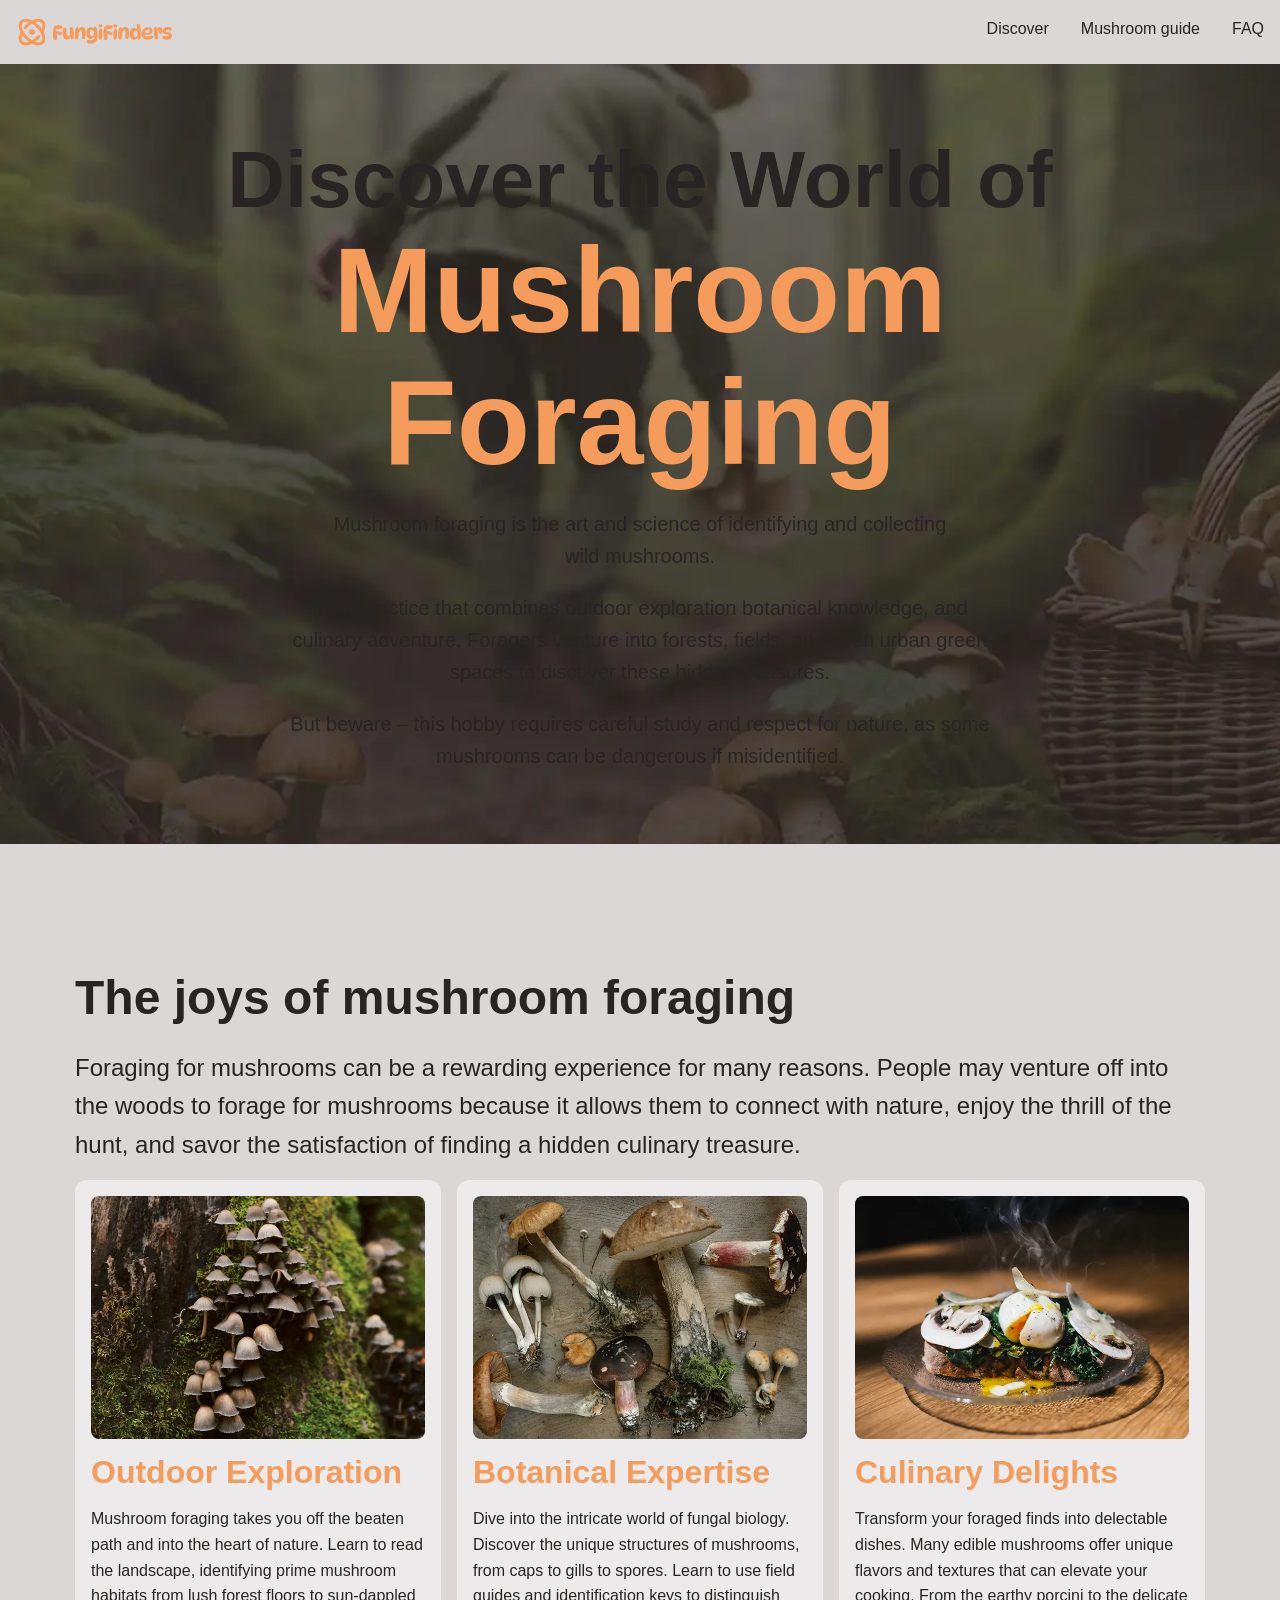
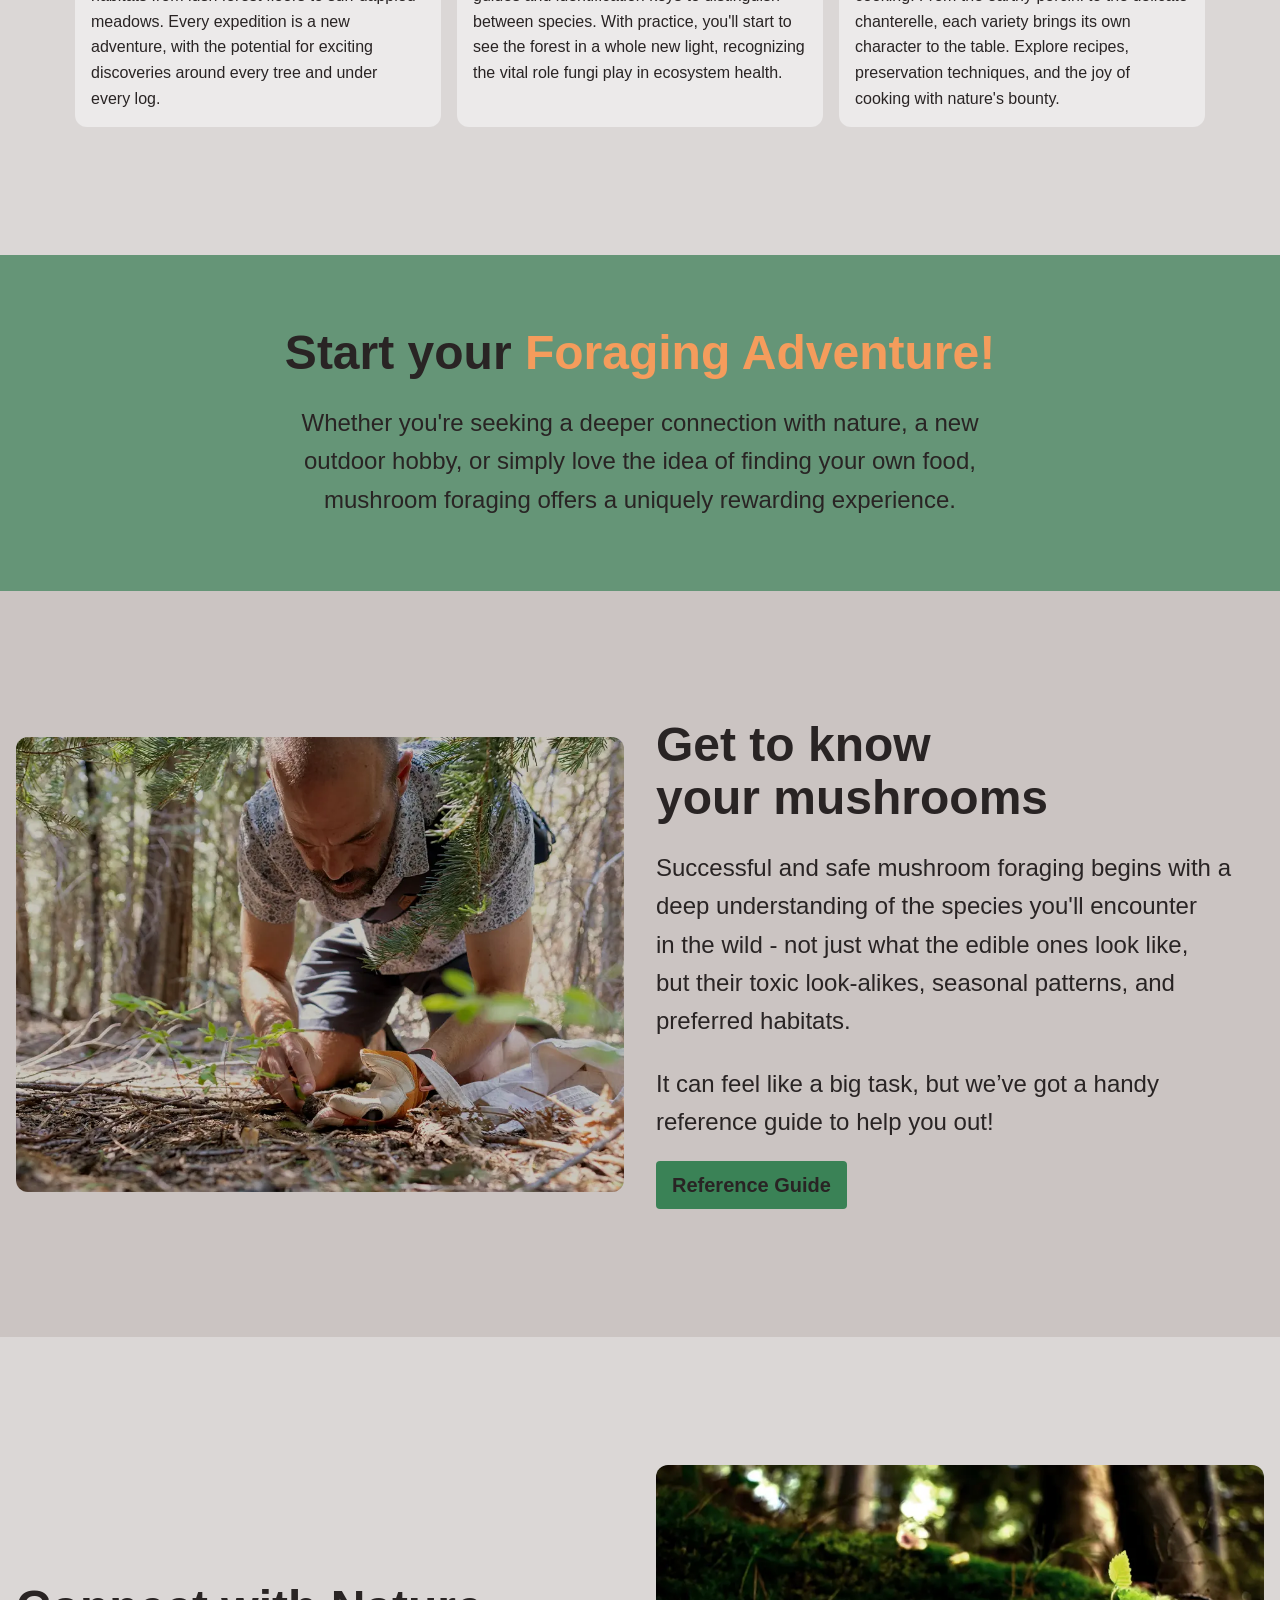
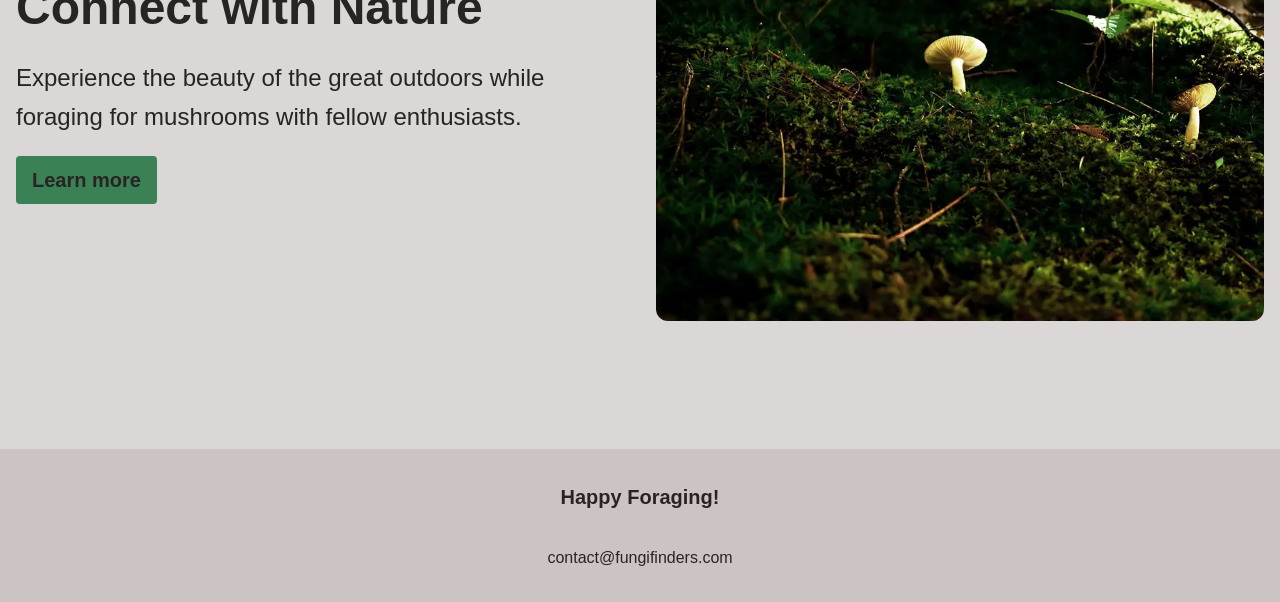
<file: index.html>
<!doctype html>
<html lang="en">
  <head>
    <meta charset="UTF-8" />
    <meta name="viewport" content="width=device-width, initial-scale=1.0" />
    <title>Fungi Finders</title>
    <link rel="stylesheet" href="styles.css" />
    <script src="/main.js" defer></script>
  </head>
  <body>
    <a class="skip-to-main" href="#main-content">Skip to main</a>

    <header class="site-header">
      <div class="wrapper" data-width="wide">
        <div class="site-header__inner">
          <a href="/">
            <img
              class="logo"
              src="assets/fungi-finders.svg"
              alt="fungi finders logo"
            />
          </a>
          <button aria-controls="primary-nav" aria-expanded="false">
            <span class="visually-hidden">Menu</span>
            <img src="/assets/hamburger.svg" alt="" />
          </button>
          <nav class="primary-navigation" id="primary-nav">
            <ul role="list">
              <li><a href="/">Discover</a></li>
              <li><a href="/mushroom-guide.html">Mushroom guide</a></li>
              <li><a href="/mushroom-guide.html#faq">FAQ</a></li>
            </ul>
          </nav>
        </div>
      </div>
    </header>

    <main id="main-content">
      <section class="hero section flow" data-padding="compact">
        <div class="wrapper">
          <h1 class="hero__title">
            Discover the World of
            <span>Mushroom Foraging</span>
          </h1>
        </div>
        <div class="wrapper" data-width="narrow">
          <div class="font-size-md flow">
            <p>
              Mushroom foraging is the art and science of identifying and
              collecting wild mushrooms.
            </p>
            <p>
              It's a practice that combines outdoor exploration botanical
              knowledge, and culinary adventure. Foragers venture into forests,
              fields, and even urban green spaces to discover these hidden
              treasures.
            </p>
            <p>
              But beware – this hobby requires careful study and respect for
              nature, as some mushrooms can be dangerous if misidentified.
            </p>
          </div>
        </div>
      </section>

      <section class="section">
        <div class="wrapper flow">
          <div class="flow">
            <h2 class="section-title">The joys of mushroom foraging</h2>
            <p class="font-size-lg">
              Foraging for mushrooms can be a rewarding experience for many
              reasons. People may venture off into the woods to forage for
              mushrooms because it allows them to connect with nature, enjoy the
              thrill of the hunt, and savor the satisfaction of finding a hidden
              culinary treasure.
            </p>
          </div>
          <!-- 3 columns of cards -->
          <div class="equal-columns">
            <div class="card">
              <img
                src="assets/outdoor-exploration.webp"
                alt="a vibrant forest floor covered with diverse wild mushrooms"
              />
              <h3 class="card__title">Outdoor Exploration</h3>
              <p>
                Mushroom foraging takes you off the beaten path and into the
                heart of nature. Learn to read the landscape, identifying prime
                mushroom habitats from lush forest floors to sun-dappled
                meadows. Every expedition is a new adventure, with the potential
                for exciting discoveries around every tree and under every log.
              </p>
            </div>
            <div class="card">
              <img
                src="assets/botanical-expertise.webp"
                alt="botanical expertise"
              />
              <h3 class="card__title">Botanical Expertise</h3>
              <p>
                Dive into the intricate world of fungal biology. Discover the
                unique structures of mushrooms, from caps to gills to spores.
                Learn to use field guides and identification keys to distinguish
                between species. With practice, you'll start to see the forest
                in a whole new light, recognizing the vital role fungi play in
                ecosystem health.
              </p>
            </div>
            <div class="card">
              <img src="assets/culinary-delight.webp" alt="culinary delight" />
              <h3 class="card__title">Culinary Delights</h3>
              <p>
                Transform your foraged finds into delectable dishes. Many edible
                mushrooms offer unique flavors and textures that can elevate
                your cooking. From the earthy porcini to the delicate
                chanterelle, each variety brings its own character to the table.
                Explore recipes, preservation techniques, and the joy of cooking
                with nature's bounty.
              </p>
            </div>
          </div>
        </div>
      </section>

      <section class="section background-accent" data-padding="compact">
        <div class="wrapper text-center" data-width="narrow">
          <div class="text-center font-size-lg flow">
            <h2 class="section-title">
              Start your <span class="text-brand">Foraging Adventure!</span>
            </h2>
            <p>
              Whether you're seeking a deeper connection with nature, a new
              outdoor hobby, or simply love the idea of finding your own food,
              mushroom foraging offers a uniquely rewarding experience.
            </p>
          </div>
        </div>
      </section>

      <section class="section background-dark">
        <!-- 2 columns - img on the left -->
        <div class="wrapper" data-width="wide">
          <div
            class="equal-columns"
            data-gap="large"
            data-vertical-alignment="centered"
          >
            <img
              src="assets/get-to-know.webp"
              alt="expert looking at some mushrooms in the forest"
            />
            <div class="font-size-lg flow">
              <h2 class="section-title">Get to know your mushrooms</h2>
              <p>
                Successful and safe mushroom foraging begins with a deep
                understanding of the species you'll encounter in the wild - not
                just what the edible ones look like, but their toxic
                look-alikes, seasonal patterns, and preferred habitats.
              </p>
              <p>
                It can feel like a big task, but we’ve got a handy reference
                guide to help you out!
              </p>
              <a href="#" class="button"
                ><span class="visually-hidden"
                  >Learn more about wild mushrooms using our handy</span
                >Reference Guide</a
              >
            </div>
          </div>
        </div>
      </section>

      <section class="section">
        <!-- 2 columns - img on the right -->
        <div class="wrapper" data-width="wide">
          <div
            class="equal-columns"
            data-gap="large"
            data-vertical-alignment="centered"
          >
            <div class="font-size-lg flow">
              <h2 class="section-title">Connect with Nature</h2>
              <p>
                Experience the beauty of the great outdoors while foraging for
                mushrooms with fellow enthusiasts.
              </p>
              <a href="#" class="button"
                >Learn more
                <span class="visually-hidden"
                  >about mushrooms with our helpful reference guide</span
                ></a
              >
            </div>
            <img
              src="assets/nature.webp"
              alt="some wild mushrooms on the forest floor"
            />
          </div>
        </div>
      </section>
    </main>
  </body>
  <footer class="site-footer">
    <p class="site-footer__title">Happy Foraging!</p>
    <a href="mailto:contact@fungifinders.com">contact@fungifinders.com</a>
  </footer>
</html>
</file>
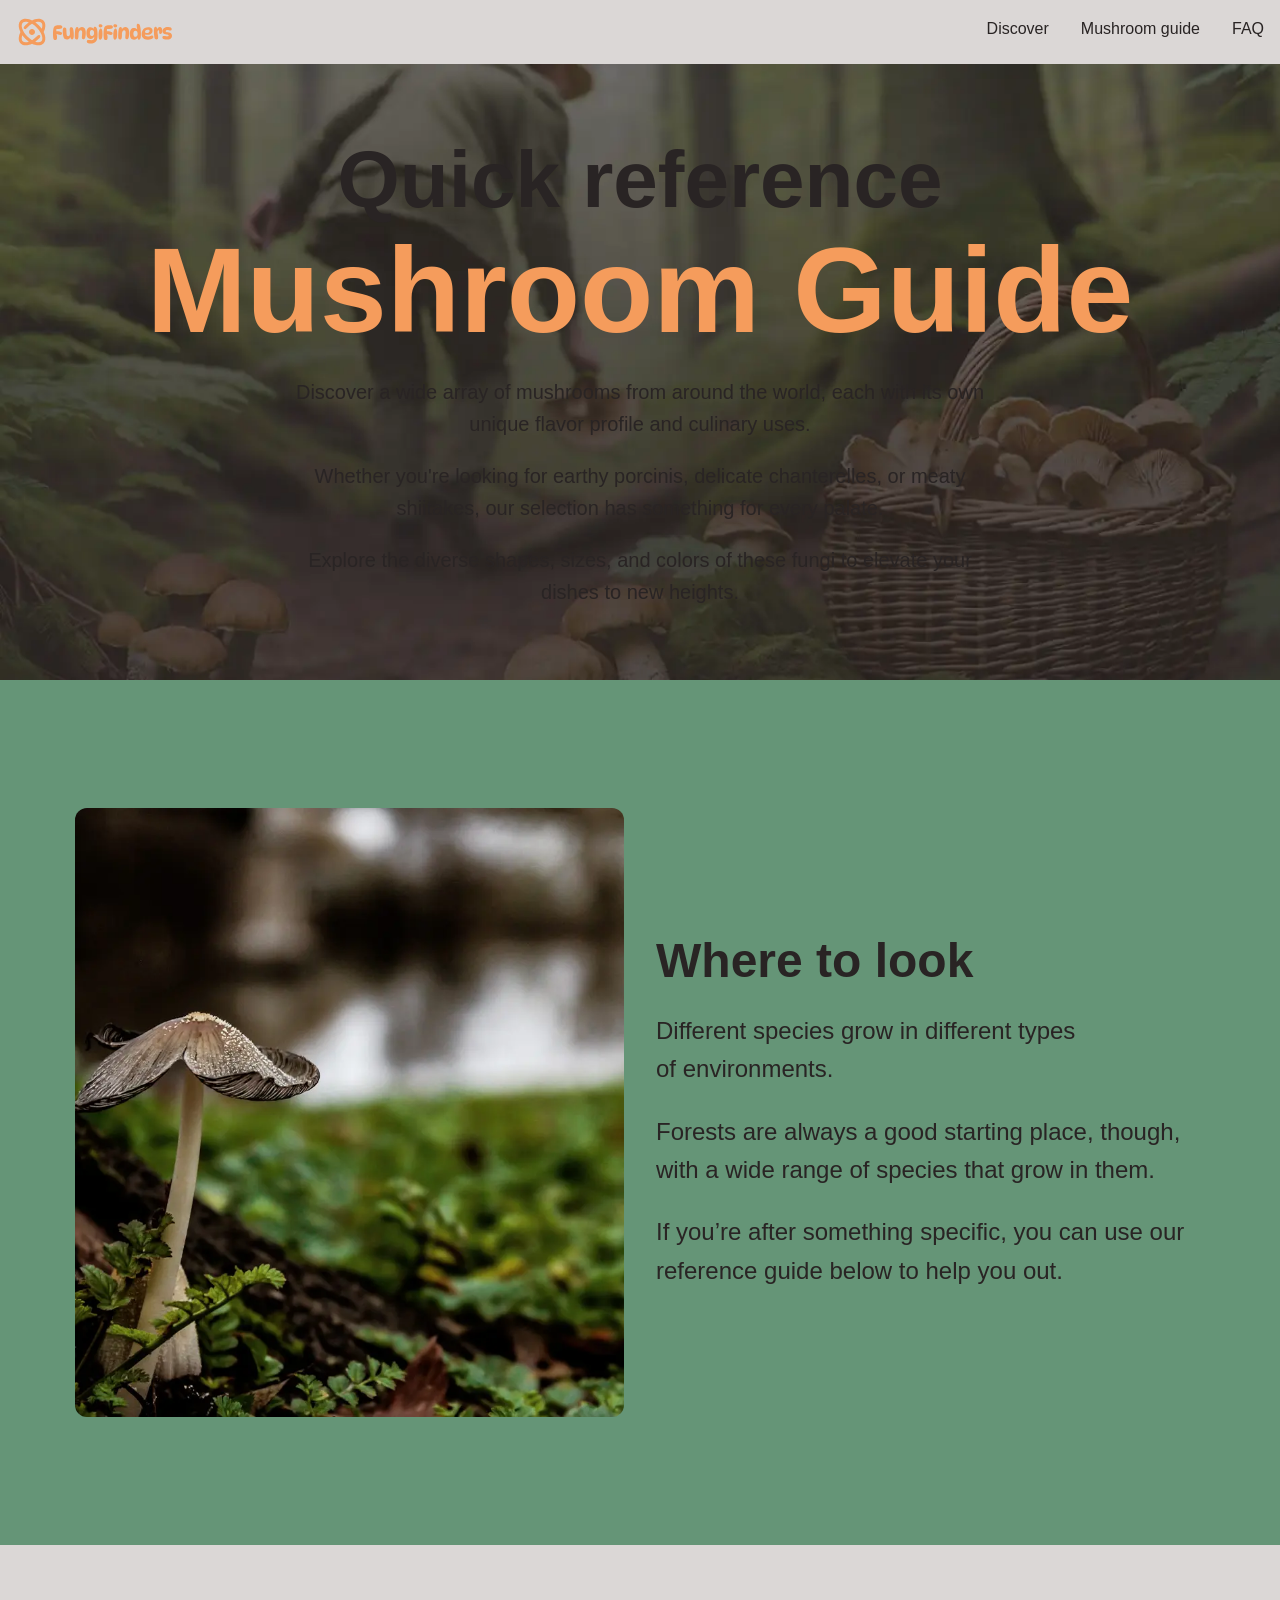
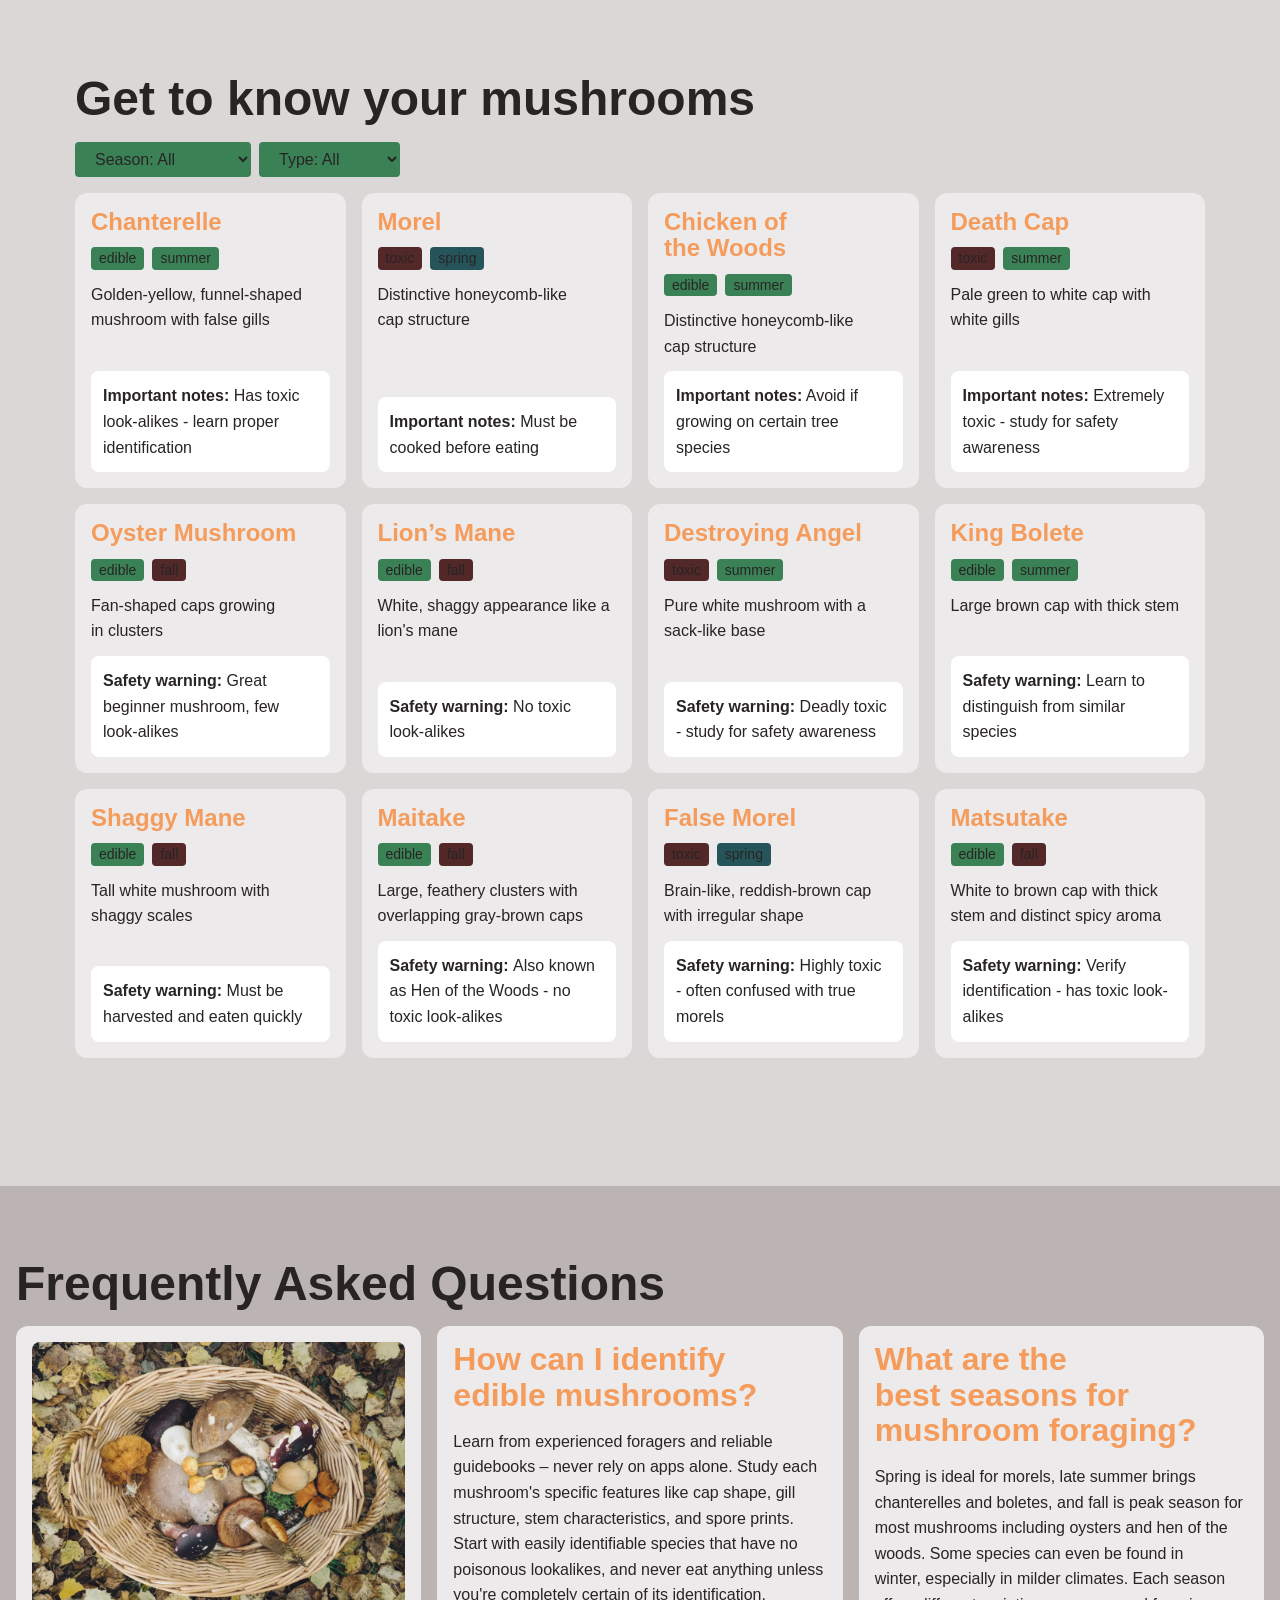
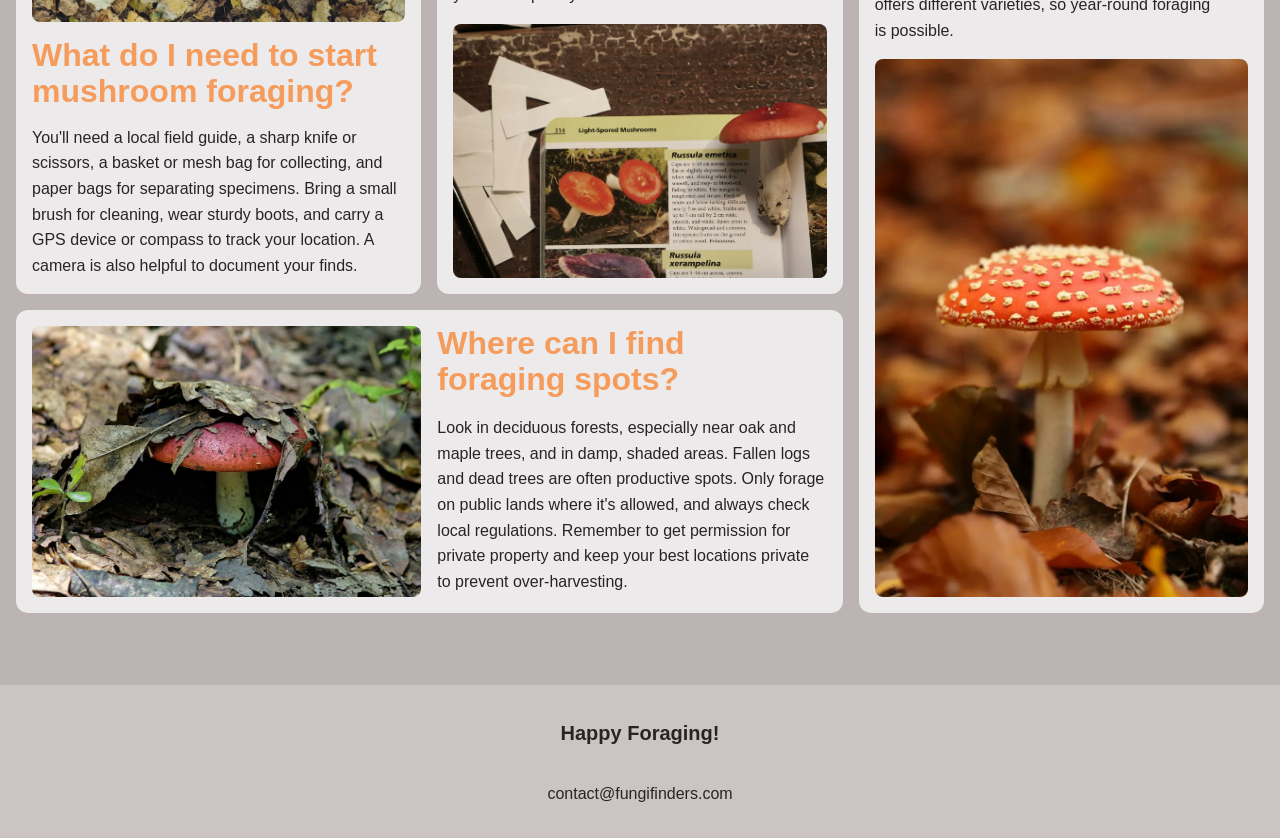
<file: mushroom-guide.html>
<!doctype html>
<html lang="en">
  <head>
    <meta charset="UTF-8" />
    <meta name="viewport" content="width=device-width, initial-scale=1.0" />
    <title>Fungi Finders</title>
    <link rel="stylesheet" href="styles.css" />
    <script src="/main.js" defer></script>
    <script src="/mushroom-filter.js" defer></script>
  </head>
  <body>
    <header class="site-header">
      <div class="wrapper" data-width="wide">
        <div class="site-header__inner">
          <a href="/">
            <img
              class="logo"
              src="assets/fungi-finders.svg"
              alt="fungi finders logo"
            />
          </a>
          <button aria-controls="primary-nav" aria-expanded="false">
            <span class="visually-hidden">Menu</span>
            <img src="/assets/hamburger.svg" alt="" />
          </button>
          <nav class="primary-navigation" id="primary-nav">
            <ul role="list">
              <li><a href="/">Discover</a></li>
              <li><a href="mushroom-guide.html">Mushroom guide</a></li>
              <li><a href="mushroom-guide.html#faq">FAQ</a></li>
            </ul>
          </nav>
        </div>
      </div>
    </header>

    <main>
      <section class="hero section flow" data-padding="compact">
        <div class="wrapper">
          <h1 class="hero__title">
            Quick reference
            <span>Mushroom Guide</span>
          </h1>
        </div>
        <div class="wrapper flow" data-width="narrow">
          <p>
            Discover a wide array of mushrooms from around the world, each with
            its own unique flavor profile and culinary uses.
          </p>
          <p>
            Whether you're looking for earthy porcinis, delicate chanterelles,
            or meaty shiitakes, our selection has something for every palate.
          </p>
          <p>
            Explore the diverse shapes, sizes, and colors of these fungi to
            elevate your dishes to new heights.
          </p>
        </div>
      </section>

      <!-- where to look -->
      <section class="section background-accent">
        <div class="wrapper">
          <div
            class="equal-columns"
            data-vertical-alignment="centered"
            data-gap="large"
          >
            <img src="/assets/where-to-look.webp" alt="mushroom close up" />
            <div class="flow font-size-lg">
              <h2 class="section-title">Where to look</h2>
              <p>Different species grow in different types of environments.</p>
              <p>
                Forests are always a good starting place, though, with a wide
                range of species that grow in them.
              </p>
              <p>
                If you’re after something specific, you can use our reference
                guide below to help you out.
              </p>
            </div>
          </div>
        </div>
      </section>

      <!-- guide -->
      <section class="section mushroom-guide">
        <div class="wrapper">
          <div class="flow">
            <h2 class="section-title">Get to know your mushrooms</h2>
            <div class="flex-group">
              <select name="season" id="season">
                <option value="all">Season: All</option>
                <option value="spring">Season: Spring</option>
                <option value="summer">Season: Summer</option>
                <option value="fall">Season: Fall</option>
              </select>
              <select name="edible" id="edible">
                <option value="all">Type: All</option>
                <option value="edible">Type: Edible</option>
                <option value="toxic">Type: Toxic</option>
              </select>
            </div>
            <!-- grid of mushrooms -->
            <div class="grid-auto-fit">
              <!-- 12 cards here  -->
              <div class="card">
                <h3 class="card__title">Chanterelle</h3>
                <ul
                  class="tag-list"
                  role="list"
                  aria-label="Mushroom characteristics"
                >
                  <li data-edible="edible">
                    <span class="visually-hidden">This mushroom is </span>edible
                  </li>
                  <li data-season="summer">
                    <span class="visually-hidden"
                      >Best season to harvest this mushroom is
                    </span>
                    summer
                  </li>
                </ul>
                <p>Golden-yellow, funnel-shaped mushroom with false gills</p>
                <div class="card__note">
                  <strong>Important notes: </strong>
                  Has toxic look-alikes - learn proper identification
                </div>
              </div>

              <div class="card">
                <h3 class="card__title">Morel</h3>
                <ul
                  class="tag-list"
                  role="list"
                  aria-label="Mushroom characteristics"
                >
                  <li data-edible="toxic">
                    <span class="visually-hidden">This mushroom is </span>toxic
                  </li>
                  <li data-season="spring">
                    <span class="visually-hidden"
                      >Best season to harvest this mushroom is
                    </span>
                    spring
                  </li>
                </ul>
                <p>Distinctive honeycomb-like cap structure</p>
                <div class="card__note">
                  <strong>Important notes: </strong>
                  Must be cooked before eating
                </div>
              </div>

              <div class="card">
                <h3 class="card__title">Chicken of the Woods</h3>
                <ul
                  class="tag-list"
                  role="list"
                  aria-label="Mushroom characteristics"
                >
                  <li data-edible="edible">
                    <span class="visually-hidden">This mushroom is </span>edible
                  </li>
                  <li data-season="summer">
                    <span class="visually-hidden"
                      >Best season to harvest this mushroom is
                    </span>
                    summer
                  </li>
                </ul>
                <p>Distinctive honeycomb-like cap structure</p>
                <div class="card__note">
                  <strong>Important notes:</strong>
                  Avoid if growing on certain tree species
                </div>
              </div>

              <div class="card">
                <h3 class="card__title">Death Cap</h3>
                <ul
                  class="tag-list"
                  role="list"
                  aria-label="Mushroom characteristics"
                >
                  <li data-edible="toxic">
                    <span class="visually-hidden">This mushroom is </span>toxic
                  </li>
                  <li data-season="summer">
                    <span class="visually-hidden"
                      >Best season to harvest this mushroom is
                    </span>
                    summer
                  </li>
                </ul>
                <p>Pale green to white cap with white gills</p>
                <div class="card__note">
                  <strong>Important notes: </strong>
                  Extremely toxic - study for safety awareness
                </div>
              </div>
              <div class="card">
                <h3 class="card__title">Oyster Mushroom</h3>
                <ul
                  class="tag-list"
                  role="list"
                  aria-label="Mushroom characteristics"
                >
                  <li data-edible="edible">
                    <span class="visually-hidden">This mushroom is </span>edible
                  </li>
                  <li data-season="fall">
                    <span class="visually-hidden"
                      >Best season to harvest this mushroom is
                    </span>
                    fall
                  </li>
                </ul>
                <p>Fan-shaped caps growing in clusters</p>
                <div class="card__note">
                  <strong>Safety warning: </strong>
                  Great beginner mushroom, few look-alikes
                </div>
              </div>

              <div class="card">
                <h3 class="card__title">Lion’s Mane</h3>
                <ul
                  class="tag-list"
                  role="list"
                  aria-label="Mushroom characteristics"
                >
                  <li data-edible="edible">
                    <span class="visually-hidden">This mushroom is </span>edible
                  </li>
                  <li data-season="fall">
                    <span class="visually-hidden"
                      >Best season to harvest this mushroom is
                    </span>
                    fall
                  </li>
                </ul>
                <p>White, shaggy appearance like a lion's mane</p>
                <div class="card__note">
                  <strong>Safety warning: </strong>
                  No toxic look-alikes
                </div>
              </div>

              <div class="card">
                <h3 class="card__title">Destroying Angel</h3>
                <ul
                  class="tag-list"
                  role="list"
                  aria-label="Mushroom characteristics"
                >
                  <li data-edible="toxic">
                    <span class="visually-hidden">This mushroom is </span>toxic
                  </li>
                  <li data-season="summer">
                    <span class="visually-hidden"
                      >Best season to harvest this mushroom is
                    </span>
                    summer
                  </li>
                </ul>
                <p>Pure white mushroom with a sack-like base</p>
                <div class="card__note">
                  <strong>Safety warning: </strong>
                  Deadly toxic - study for safety awareness
                </div>
              </div>

              <div class="card">
                <h3 class="card__title">King Bolete</h3>
                <ul
                  class="tag-list"
                  role="list"
                  aria-label="Mushroom characteristics"
                >
                  <li data-edible="edible">
                    <span class="visually-hidden">This mushroom is </span>edible
                  </li>
                  <li data-season="summer">
                    <span class="visually-hidden"
                      >Best season to harvest this mushroom is
                    </span>
                    summer
                  </li>
                </ul>
                <p>Large brown cap with thick stem</p>
                <div class="card__note">
                  <strong>Safety warning: </strong>
                  Learn to distinguish from similar species
                </div>
              </div>

              <div class="card">
                <h3 class="card__title">Shaggy Mane</h3>
                <ul
                  class="tag-list"
                  role="list"
                  aria-label="Mushroom characteristics"
                >
                  <li data-edible="edible">
                    <span class="visually-hidden">This mushroom is </span>edible
                  </li>
                  <li data-season="fall">
                    <span class="visually-hidden"
                      >Best season to harvest this mushroom is
                    </span>
                    fall
                  </li>
                </ul>
                <p>Tall white mushroom with shaggy scales</p>
                <div class="card__note">
                  <strong>Safety warning: </strong>
                  Must be harvested and eaten quickly
                </div>
              </div>

              <div class="card">
                <h3 class="card__title">Maitake</h3>
                <ul
                  class="tag-list"
                  role="list"
                  aria-label="Mushroom characteristics"
                >
                  <li data-edible="edible">
                    <span class="visually-hidden">This mushroom is </span>edible
                  </li>
                  <li data-season="fall">
                    <span class="visually-hidden"
                      >Best season to harvest this mushroom is
                    </span>
                    fall
                  </li>
                </ul>
                <p>Large, feathery clusters with overlapping gray-brown caps</p>
                <div class="card__note">
                  <strong>Safety warning: </strong>
                  Also known as Hen of the Woods - no toxic look-alikes
                </div>
              </div>

              <div class="card">
                <h3 class="card__title">False Morel</h3>
                <ul
                  class="tag-list"
                  role="list"
                  aria-label="Mushroom characteristics"
                >
                  <li data-edible="toxic">
                    <span class="visually-hidden">This mushroom is </span>toxic
                  </li>
                  <li data-season="spring">
                    <span class="visually-hidden"
                      >Best season to harvest this mushroom is
                    </span>
                    spring
                  </li>
                </ul>
                <p>Brain-like, reddish-brown cap with irregular shape</p>
                <div class="card__note">
                  <strong>Safety warning: </strong>
                  Highly toxic - often confused with true morels
                </div>
              </div>

              <div class="card">
                <h3 class="card__title">Matsutake</h3>
                <ul
                  class="tag-list"
                  role="list"
                  aria-label="Mushroom characteristics"
                >
                  <li data-edible="edible">
                    <span class="visually-hidden">This mushroom is </span>edible
                  </li>
                  <li data-season="fall">
                    <span class="visually-hidden"
                      >Best season to harvest this mushroom is
                    </span>
                    fall
                  </li>
                </ul>
                <p>
                  White to brown cap with thick stem and distinct spicy aroma
                </p>
                <div class="card__note">
                  <strong>Safety warning: </strong>
                  Verify identification - has toxic look-alikes
                </div>
              </div>
            </div>
          </div>

          <div class="no-results-message" hidden>
            No cards match these filters
          </div>
        </div>
      </section>

      <!-- FAQ -->
      <section
        id="faq"
        class="section background-extra-dark"
        data-padding="compact"
      >
        <div class="wrapper flow" data-width="wide">
          <h2 class="section-title">Frequently Asked Questions</h2>

          <!-- Bento Grid -->
          <div class="faq-bento">
            <div class="card">
              <img
                src="/assets/start-foraging.webp"
                alt="a basket full of mushrooms"
              />
              <h3 class="card__title">
                What do I need to start mushroom foraging?
              </h3>
              <p>
                You'll need a local field guide, a sharp knife or scissors, a
                basket or mesh bag for collecting, and paper bags for separating
                specimens. Bring a small brush for cleaning, wear sturdy boots,
                and carry a GPS device or compass to track your location. A
                camera is also helpful to document your finds.
              </p>
            </div>
            <div class="card">
              <img
                src="/assets/identify-mushrooms.webp"
                alt="mushrooom on top of a book"
              />
              <h3 class="card__title">How can I identify edible mushrooms?</h3>
              <p>
                Learn from experienced foragers and reliable guidebooks – never
                rely on apps alone. Study each mushroom's specific features like
                cap shape, gill structure, stem characteristics, and spore
                prints. Start with easily identifiable species that have no
                poisonous lookalikes, and never eat anything unless you're
                completely certain of its identification.
              </p>
            </div>
            <div class="card">
              <img
                src="/assets/where-to-find.webp"
                alt="mushroom under some leaves"
              />
              <h3 class="card__title">Where can I find foraging spots?</h3>
              <p>
                Look in deciduous forests, especially near oak and maple trees,
                and in damp, shaded areas. Fallen logs and dead trees are often
                productive spots. Only forage on public lands where it's
                allowed, and always check local regulations. Remember to get
                permission for private property and keep your best locations
                private to prevent over-harvesting.
              </p>
            </div>
            <div class="card">
              <img
                src="/assets/best-seasons.webp"
                alt="red mushroom with white spots on top"
              />
              <h3 class="card__title">
                What are the best seasons for mushroom foraging?
              </h3>
              <p>
                Spring is ideal for morels, late summer brings chanterelles and
                boletes, and fall is peak season for most mushrooms including
                oysters and hen of the woods. Some species can even be found in
                winter, especially in milder climates. Each season offers
                different varieties, so year-round foraging is possible.
              </p>
            </div>
          </div>
        </div>
      </section>
    </main>
  </body>
  <footer class="site-footer">
    <p class="site-footer__title">Happy Foraging!</p>
    <a href="mailto:contact@fungifinders.com">contact@fungifinders.com</a>
  </footer>
</html>
</file>
<file: styles.css>
@view-transition {
  navigation: auto;
}

@layer reset {
  *,
  *::before,
  *::after {
    box-sizing: border-box;
  }

  /* https://kilianvalkhof.com/2022/css-html/your-css-reset-needs-text-size-adjust-probably/ */
  html {
    -moz-text-size-adjust: none;
    -webkit-text-size-adjust: none;
    text-size-adjust: none;
  }

  body,
  h1,
  h2,
  h3,
  h4,
  p,
  figure,
  blockquote,
  dl,
  dd {
    margin: 0;
  }

  /* https://www.scottohara.me/blog/2019/01/12/lists-and-safari.html */
  [role="list"] {
    list-style: none;
    margin: 0;
    padding: 0;
  }

  body {
    min-block-size: 100vh;
    line-height: 1.6;
  }

  h1,
  h2,
  h3,
  button,
  input,
  label {
    line-height: 1.1;
  }

  h1,
  h2,
  h3,
  h4 {
    text-wrap: balance;
  }

  p,
  li {
    text-wrap: pretty;
  }

  img,
  picture {
    max-inline-size: 100%;
    display: block;
  }

  input,
  button,
  textarea,
  select {
    font: inherit;
  }
}

@layer base {
  /* :root custom props + base/global styles here */
  :root {
    --clr-white: hsl(0, 0%, 100%);
    --clr-gray-100: hsl(0, 2%, 79%);
    --clr-brand-400: hsl(25, 88%, 75%);
    --clr-brand-500: hsl(25, 88%, 66%);
    --clr-green-400: hsl(143, 19%, 49%);
    --clr-green-500: hsl(143, 38%, 37%);
    --clr-green-600: hsl(145, 29%, 19%);
    --clr-brown-100: hsl(10, 5%, 92%);
    --clr-brown-200: hsl(9, 7%, 85%);
    --clr-brown-300: hsl(9, 8%, 78%);
    --clr-brown-400: hsl(0, 6%, 72%);
    --clr-brown-500: hsl(10, 5%, 25%);
    --clr-brown-600: hsl(9, 7%, 21%);
    --clr-brown-700: hsl(9, 8%, 16%);
    --clr-brown-800: hsl(0, 6%, 15%);
    --clr-brown-900: hsl(0, 6%, 13%);

    --clr-orange-500: hsl(28, 43%, 28%);
    --clr-red-500: hsl(359, 34%, 24%);
    --clr-teal-500: hsl(186, 42%, 25%);

    --ff-heading: "Outfit", sans-serif;
    --ff-body: "Fira Sans", sans-serif;

    --fs-300: 0.875rem;
    --fs-400: 1rem;
    --fs-500: 1.125rem;
    --fs-600: 1.25rem;
    --fs-700: 1.5rem;
    --fs-800: 2rem;
    --fs-900: 3.75rem;
    --fs-1000: 3.75rem;

    /* primitives */
    --text-main: var(--clr-gray-100);
    --text-high-contrast: var(--clr-white);
    --text-brand: var(--clr-brand-500);
    --text-brand-light: var(--clr-brand-400);

    --background-accent-light: var(--clr-green-400);
    --background-accent-main: var(--clr-green-500);
    --background-accent-dark: var(--clr-green-600);

    --background-extra-light: var(--clr-brown-500);
    --background-light: var(--clr-brown-600);
    --background-main: var(--clr-brown-700);
    --background-dark: var(--clr-brown-800);
    --background-extra-dark: var(--clr-brown-900);
    --font-size-heading-sm: var(--fs-700);
    --font-size-heading-regular: var(--fs-800);
    --font-size-heading-lg: var(--fs-900);
    --font-size-heading-xl: var(--fs-1000);

    --font-size-sm: var(--fs-300);
    --font-size-regular: var(--fs-400);
    --font-size-md: var(--fs-500);
    --font-size-lg: var(--fs-600);

    --border-radius-1: 0.25rem;
    --border-radius-2: 0.5rem;
    --border-radius-3: 0.75rem;

    @media (prefers-color-scheme: light) {
      --text-main: var(--clr-brown-800);
      --text-high-contrast: var(--clr-900);

      --background-accent-light: var(--clr-green-600);
      --background-accent-main: var(--clr-green-500);
      --background-accent-dark: var(--clr-green-400);
      --background-extra-light: var(--clr-white);
      --background-light: var(--clr-brown-100);
      --background-main: var(--clr-brown-200);
      --background-dark: var(--clr-brown-300);
      --background-extra-dark: var(--clr-brown-400);
    }

    @media (width > 760px) {
      --fs-300: 0.875rem;
      --fs-400: 1rem;
      --fs-500: 1.25rem;
      --fs-600: 1.5rem;
      --fs-700: 2rem;
      --fs-800: 3rem;
      --fs-900: 5rem;
      --fs-1000: 7.5rem;
    }
  }

  html {
    font-family: var(--ff-body);
    line-height: 1.6;
    scroll-padding: 2rem;
  }

  @media (prefers-reduced-motion: no-preference) {
    html {
      scroll-behavior: smooth;
    }
  }

  body {
    font-size: var(--font-size-regular);
    color: var(--text-main);
    background-color: var(--background-main);
  }

  h1,
  h2,
  h3,
  h4 {
    font-family: var(--ff-heading);
    font-weight: 700;
    color: var(--text-high-contrast);
  }

  a {
    color: var(--text-high-contrast);
  }

  a:hover,
  a:focus-visible {
    color: var(--text-brand-light);
  }

  img {
    border-radius: var(--border-radius-3);
  }
}

@layer layout {
  .flow > * + * {
    margin-block-start: var(--flow-space, 1em);
  }

  .grid-flow {
    display: grid;
    gap: var(--grid-flow-space, 1rem);

    align-content: start;
    justify-items: start;
  }

  .section {
    padding-block: 3.75rem;

    @media (min-width: 760px) {
      padding-block: 8rem;

      &[data-padding="compact"] {
        padding-block: 4.5rem;
      }
    }
  }

  .wrapper {
    --wrapper-max-width: 1130px;
    --wrapper-padding: 1rem;

    max-width: var(--wrapper-max-width);
    margin-inline: auto;
    padding-inline: var(--wrapper-padding);

    /* helps to match the Figma file */
    box-sizing: content-box;

    &[data-width="narrow"] {
      --wrapper-max-width: 720px;
    }

    &[data-width="wide"] {
      --wrapper-max-width: 1330px;
    }
  }

  .equal-columns {
    display: grid;
    gap: var(--equal-columns-gap, 1rem);
    align-items: var(--column-layout-alignment, stretch);

    &[data-gap="large"] {
      --equal-columns-gap: 2rem;
    }

    &[data-gap="none"] {
      --equal-columns-gap: 0;
    }

    &[data-vertical-alignment="centered"] {
      --column-layout-alignment: center;
    }

    &[data-vertical-alignment="bottom"] {
      --column-layout-alignment: end;
    }

    @media (width > 760px) {
      grid-auto-flow: column;
      grid-auto-columns: 1fr;
    }
  }

  .grid-auto-fit {
    --auto-fit-min-col-size: 250px;
    display: grid;
    grid-template-columns: repeat(
      auto-fit,
      minmax(min(var(--auto-fit-min-col-size), 100%), 1fr)
    );
    gap: 1rem;
  }

  .flex-group {
    display: flex;
    flex-wrap: wrap;
    gap: 0.5rem;
  }
}

@layer components {
  .skip-to-main {
    background: var(--clr-green-500);
    font-size: var(--fs-600);
    padding: 1rem;
    position: absolute;
    top: 1rem;
    left: 1rem;
    border-radius: var(--border-radius-3);
    color: white;
  }

  .skip-to-main:not(:focus) {
    clip: rect(0 0 0 0);
    clip-path: inset(50%);
    height: 1px;
    overflow: hidden;
    position: absolute;
    white-space: nowrap;
    width: 1px;
  }

  .site-header {
    padding-block: 1rem;

    overflow-x: clip;
    position: relative;
  }

  .site-header__inner {
    display: flex;
    flex-wrap: wrap;
    gap: 0.5rem 2rem;
    justify-content: space-between;
  }

  .primary-navigation {
    ul {
      margin: 0;
      padding: 0;
      display: flex;
      flex-wrap: wrap;
      gap: 0.5rem 2rem;
    }

    a {
      text-decoration: none;
    }
  }

  [aria-controls="primary-nav"] {
    display: none;
  }

  @media (width < 760px) {
    [aria-controls="primary-nav"] {
      display: block;
      z-index: 100;
      background: transparent;
      border: 0;

      img {
        border-radius: 0;
      }
    }

    .site-header {
      position: relative;
    }

    .primary-navigation {
      display: none;
      opacity: 0;

      transition:
        opacity 1s,
        display 1s;
      transition-behavior: allow-discrete;

      z-index: 10;
      position: absolute;
      top: 0;
      right: 0;
      padding: 2rem;
      background-color: var(--background-accent-main);
      border-radius: 0 0 0 var(--border-radius-3);

      ul {
        flex-direction: column;
        gap: 0;
        font-size: var(--fs-700);
        font-weight: 700;
        font-family: var(--ff-heading);
      }

      li {
        --delay: 1s;
        translate: 50%;
        transition:
          translate 1s var(--delay),
          opacity 1s var(--delay);
      }

      li:nth-child(2) {
        --delay: 1.25s;
      }

      li:nth-child(3) {
        --delay: 1.5s;
      }

      li + li {
        margin-block-start: 1rem;
        padding-block-start: 1rem;
        border-top: 2px solid var(--background-accent-light);
      }
    }

    [aria-expanded="true"] ~ .primary-navigation {
      display: block;
      opacity: 1;

      @starting-style {
        display: block;
        opacity: 0;
      }

      li {
        translate: 0;
        opacity: 1;

        @starting-style {
          translate: 100%;
          opacity: 0;
        }
      }
    }
  }

  .site-footer {
    text-align: center;
    background-color: var(--background-dark);
    padding-block: 2rem;
    display: grid;
    gap: 2rem;

    a {
      text-decoration: none;
      color: var(--text-main);

      &:hover,
      &:focus-visible {
        color: var(--text-brand-light);
      }
    }
  }

  .site-footer__title {
    font-weight: 700;
    font-size: var(--font-size-md);
    font-family: var(--ff-heading);
  }

  .card {
    display: flex;
    flex-direction: column;
    gap: var(--card-gap, 1rem);
    background-color: var(--background-light);
    padding: 1rem;
    border-radius: var(--border-radius-3);

    animation: fade-in both;
    animation-timeline: view();

    img {
      border-radius: var(--border-radius-2);
    }
  }

  .card__title {
    font-size: var(--card-title-font-size, var(--font-size-heading-sm));
    color: var(--card-title-color, var(--text-brand));
  }

  .card__note {
    margin-top: auto;
    background-color: var(--background-extra-light);

    border-radius: var(--border-radius-2);
    padding: 0.75rem;
  }

  .hero {
    text-align: center;
    background-image: url(/assets/hero.webp);
    background-size: cover;
    font-size: var(--font-size-md);
    color: light-dark(var(--clr-brown-100), var(--text-high-contrast));

    animation: fade-out forwards;
    animation-timeline: view();
    animation-range-start: exit;
  }

  .hero__title {
    font-size: var(--font-size-heading-lg);

    > span {
      display: block;
      font-size: var(--font-size-heading-xl);
      color: var(--text-brand);
    }
  }

  .mushroom-guide {
    --card-title-font-size: var(--font-size-lg);
    --card-title-color: var(--text-high-contrast);

    --card-gap: 0.75rem;
  }

  .faq-bento {
    --card-title-color: var(--text-high-contrast);
    display: grid;
    gap: 1rem;

    grid-template-areas:
      "card-one"
      "card-two"
      "card-three"
      "card-four";

    @media (width > 600px) {
      grid-template-areas:
        "card-four card-one"
        "card-three card-two";

      .card:nth-child(even) > img {
        order: 3;
      }
    }

    @media (width > 900px) {
      grid-template-columns: repeat(3, 1fr);
      grid-template-areas:
        "card-one card-two card-four"
        "card-three card-three card-four";
    }

    .card > img {
      height: 100%;
      object-fit: cover;
    }

    .card:nth-child(1) {
      grid-area: card-one;
    }
    .card:nth-child(2) {
      grid-area: card-two;
    }
    .card:nth-child(3) {
      grid-area: card-three;

      @media (width > 900px) {
        display: grid;
        gap: 1rem;
        grid-template-columns: 1fr 1fr;
      }

      img {
        grid-column: 1 / 2;
        grid-row: 1 / 3;
      }
    }
    .card:nth-child(4) {
      grid-area: card-four;
    }
  }

  .button {
    display: inline-flex;
    padding: 0.5rem 1rem;
    background-color: var(--button-bg, var(--background-accent-main));
    color: var(--button-text, var(--text-high-contrast));
    border-radius: var(--buton-br, var(--border-radius-1));
    text-decoration: none;
    font-size: var(--font-size-md);
    font-family: var(--ff-heading);
    font-weight: 700;
    cursor: pointer;

    &:hover,
    &:focus-visible {
      color: var(--button-text-hover, var(--text-high-contrast));
      background-color: var(--button-bg-hover, var(--background-accent-light));
    }
  }

  .button[data-theme="brand"] {
    --button-bg: var(--clr-brand-500);
    --button-bg-hover: var(--clr-brand-400);
    --button-text-hover: var(--background-extra-dark);
  }

  select {
    padding: 0.5rem 1rem;
    background-color: var(--background-accent-main);
    color: var(--text-high-contrast);
    border: 0;
    border-radius: var(--border-radius-1);
    font-family: var(--ff-heading);
  }

  .tag-list {
    display: flex;
    gap: 0.5rem;
    flex-wrap: wrap;
  }

  .tag-list > li {
    padding: 0 0.5rem;
    color: var(---text-high-contrast);
    font-family: var(--ff-heading);
    font-size: var(--font-size-sm);
    background-color: var(--tag-background);
    border-radius: var(--border-radius-1);

    &[data-season="spring"] {
      --tag-background: var(--clr-teal-500);
    }
    &[data-season="summer"] {
      --tag-background: var(--clr-green-500);
    }
    &[data-season="fall"] {
      --tag-background: var(--clr-red-500);
    }

    &[data-edible="edible"] {
      --tag-background: var(--clr-green-500);
    }
    &[data-edible="toxic"] {
      --tag-background: var(--clr-red-500);
    }
  }
}

@layer utilities {
  [hidden] {
    display: none;
  }

  .resizing * {
    transition: none !important;
    animation: none !important;
  }

  .text-center {
    text-align: center;
  }

  .section-title {
    font-size: var(--font-size-heading-regular);
  }

  .text-main {
    color: var(--text-main);
  }

  .text-brand {
    color: var(--text-brand);
  }

  .text-high-contrast {
    color: var(--text-high-contrast);
  }

  .background-base {
    background: var(--background-base);
  }

  .background-light {
    background-color: var(--background-light);
  }

  .background-extra-light {
    background-color: var(--background-extra-light);
  }

  .background-dark {
    background-color: var(--background-dark);
  }

  .background-extra-dark {
    background-color: var(--background-extra-dark);
  }

  .background-accent {
    background-color: var(--background-accent-dark);
  }

  .font-size-sm {
    font-size: var(--font-size-sm);
  }

  .font-size-regular {
    font-size: var(--font-size-regular);
  }

  .font-size-md {
    font-size: var(--font-size-md);
  }

  .font-size-lg {
    font-size: var(--font-size-lg);
  }

  .visually-hidden {
    clip: rect(0 0 0 0);
    clip-path: inset(50%);
    height: 1px;
    overflow: hidden;
    position: absolute;
    white-space: nowrap;
    width: 1px;
  }

  .skip-to-main {
    background: var(--clr-green-500);
    font-size: var(--fs-600);
  }
}

@keyframes fade-out {
  from {
    opacity: 1;
  }
  to {
    opacity: 0;
  }
}

@keyframes fade-in {
  from {
    opacity: 0;
  }
  to {
    opacity: 1;
  }
}
</file>
